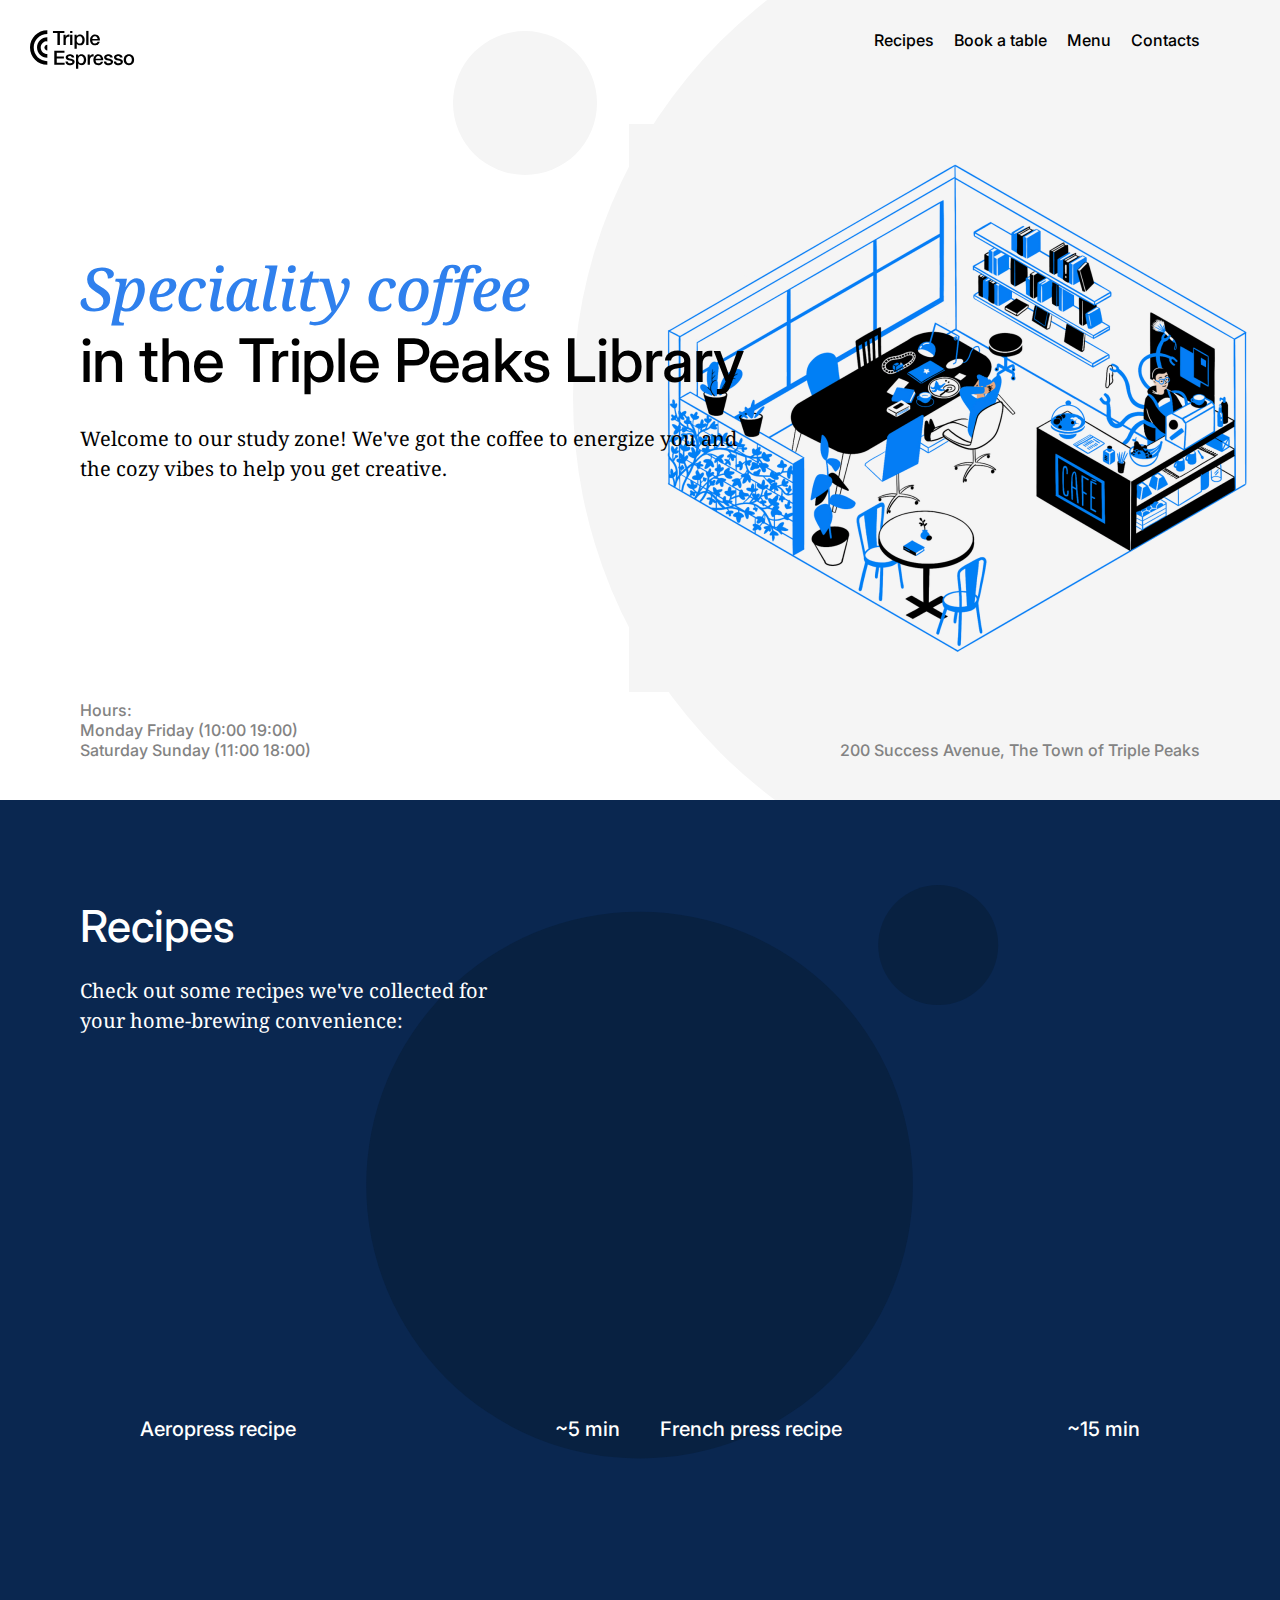
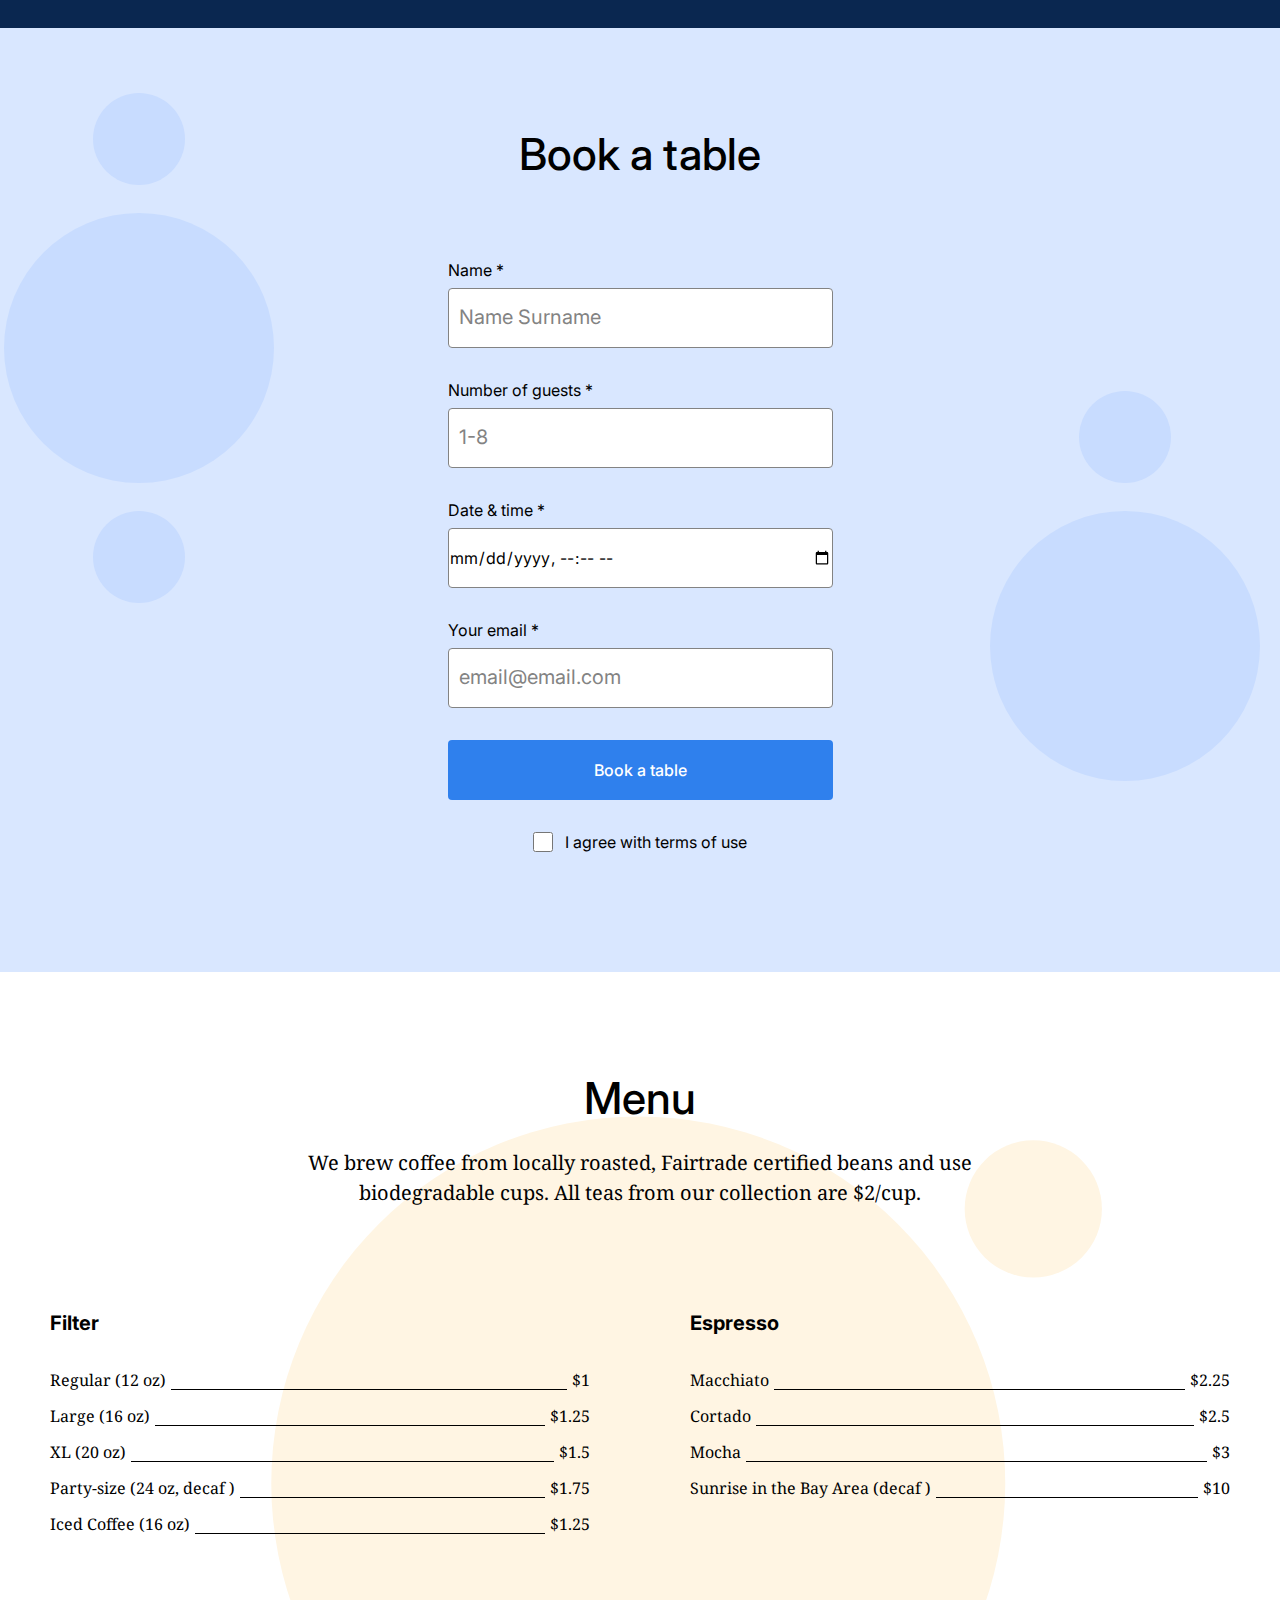
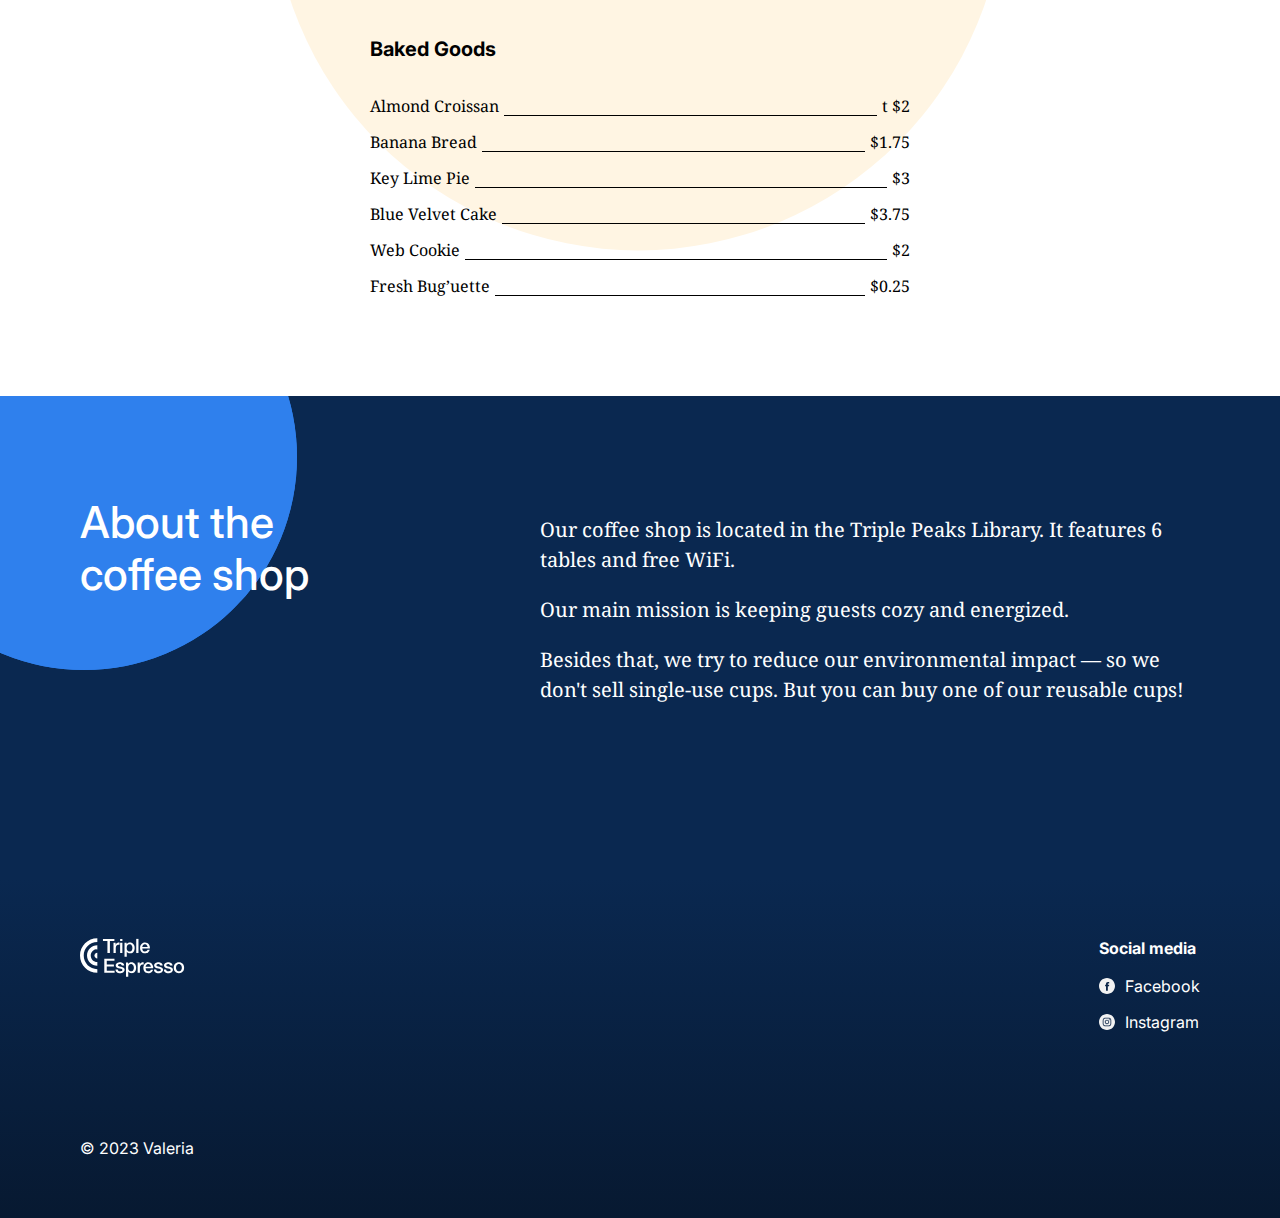
<file: index.html>
<!DOCTYPE html>
 <html lang="en">
   <head>
     <meta charset="UTF-8" />
     <meta name="viewport" content="width=device-width, initial-scale=1.0" />
     <meta name="description" content="valeria's Portfolio">
     <meta name="keywords" content="coffee, library, triple peaks">
     <meta name= "author" content="Valeria">
     <title>Coffee Shop</title>
     <link rel="shortcut icon" href="favicon.ico" />
     <link rel="stylesheet" href="./pages/index.css" />
     <link rel="preconnect" href="https://fonts.googleapis.com">
     <link rel="preconnect" href="https://fonts.gstatic.com" crossorigin>
     <link href="https://fonts.googleapis.com/css2?family=Inter:wght@400;500;700&family=Noto+Serif:ital@0;1&display=swap" rel="stylesheet">
   </head>

      <body>
         <div class="page">
            <header class="header">
              <nav class="nav">
                <img src="./images/logo_coffeeshop_dark.svg" alt="Coffeeshop logo" class="nav__logo"/>

               <ul class="nav__links">
                <li><a href="#recipes" class="nav__link">Recipes</a></li>
                <li><a href="#book" class="nav__link">Book a table</a></li>
                <li><a href="#menu" class="nav__link">Menu</a></li>
                <li><a href="#contacts" class="nav__link">Contacts</a></li>
               </ul>
             </nav>
             <h1 class="header__title">
              <span class="header__span-accent">Speciality coffee</span> in the Triple Peaks Library</h1>
             <p class="header__description">Welcome to our study zone! We've got the coffee to energize you
              and the cozy vibes to help you get creative.</p>
              <img src="./images/inside_coffee_shop.png" alt="header image" class="header__image">
              <div class="header__footer">
                <div>
                <p class="header__paragraph">Hours:</p>
                <p class="header__paragraph">Monday Friday (10:00 19:00)</p>
                <p class="header__paragraph">Saturday Sunday (11:00 18:00)</p>
               </div>
                <p class="header__paragraph">200 Success Avenue, The Town of Triple Peaks</p>
              </div>
            </header>
               <main class="content">
                  <section class="recipes" id="recipes">
                    <h2 class="recipes__title">Recipes</h2>
                    <p class="recipes__subtitle">Check out some recipes we've collected for
                      your home-brewing convenience:</p>
                      <div class="recipes__videos">
                       <div>
                        <iframe class="recipes__iframe" src="https://www.youtube.com/embed/j6VlT_jUVPc?si=Yw-qBEPPfy2VGCUt" title="YouTube video player" allow="accelerometer; autoplay; clipboard-write; encrypted-media; gyroscope; picture-in-picture; web-share" allowfullscreen></iframe>
                        <p class="recipes__video-caption"><span>Aeropress recipe</span> ~5 min</p>
                        </div>
                        <div>
                        <iframe class="recipes__iframe" src="https://www.youtube.com/embed/st571DYYTR8?si=sbAwTHI4bt5XSup1" title="YouTube video player" allow="accelerometer; autoplay; clipboard-write; encrypted-media; gyroscope; picture-in-picture; web-share" allowfullscreen></iframe>
                        <p class="recipes__video-caption"><span>French press recipe</span> ~15 min</p>
                       </div>
                      </div>
                  </section>
                  <section class="reservation" id="book">
                    <h2 class="reservation__title">Book a table </h2>
                     <form class="reservation__form form">
                     <fieldset class="form__fieldset">
                     <label for="name" class="form__label">Name *
                      <input
                      type="text"
                      class="form__input"
                      id="name"
                      name="name"
                      placeholder="Name Surname"
                      required
                      />
                     </label>
                     <label for="numer-of-guest" class="form__label">Number of guests *
                      <input type="number" class="form__input"
                      id="numer-of-guest"
                      name="number of guests"
                      placeholder="1-8"
                      required />
                     </label>
                     <label for="date&time" class="form__label">Date & time *
                      <input type="datetime-local" class="form__input" id="date&time">
                     </label>
                     <label for="your-email" class="form__label">Your email *
                     <input
                      type="email"
                      class="form__input"
                      id="your-email"
                      name="your email"
                      placeholder="email@email.com"
                      required
                      />
                      </label>
                     </fieldset>
                     <button type="submit" class="form__button">Book a table</button>
                      <label for="terms" class="form__label form__label_type_checkbox">
                      <input type="checkbox" class="form__checkbox" id="terms">I agree with terms of use
                      </label>
                     </form>
                     </section>


                   <section class="menu" id="menu">
                    <h2 class="menu__title">Menu</h2>
                    <p class="menu__subtitle">We brew coffee from locally roasted, Fairtrade certified beans and use biodegradable cups. All teas from our collection are $2/cup.</p>
                    <ul class="menu__cards">
                      <li class="card">
                        <h3 class="card__title">Filter</h3>
                        <ul class="card__list">
                          <li class="card__list-item">Regular (12 oz)<span class="card__list-divider"></span> $1</li>
                          <li class="card__list-item">Large (16 oz)<span class="card__list-divider"></span> $1.25</li>
                          <li class="card__list-item">XL (20 oz)<span class="card__list-divider"></span> $1.5</li>
                          <li class="card__list-item">Party-size (24 oz, decaf )<span class="card__list-divider"></span> $1.75</li>
                          <li class="card__list-item">Iced Coffee (16 oz)<span class="card__list-divider"></span> $1.25</li>
                        </ul>
                      </li>
                      <li class="card">
                        <h3 class="card__title">Espresso</h3>
                        <ul class="card__list">
                          <li class="card__list-item">Macchiato<span class="card__list-divider"></span> $2.25</li>
                          <li class="card__list-item">Cortado<span class="card__list-divider"></span> $2.5</li>
                          <li class="card__list-item">Mocha<span class="card__list-divider"></span> $3</li>
                          <li class="card__list-item">Sunrise in the Bay Area (decaf )<span class="card__list-divider"></span> $10</li>
                        </ul>
                      </li>
                      <li class="card">
                        <h3 class="card__title">Baked Goods</h3>
                        <ul class="card__list">
                          <li class="card__list-item">Almond Croissan<span class="card__list-divider"></span>t $2</li>
                          <li class="card__list-item">Banana Bread<span class="card__list-divider"></span> $1.75</li>
                          <li class="card__list-item">Key Lime Pie<span class="card__list-divider"></span> $3</li>
                          <li class="card__list-item">Blue Velvet Cake<span class="card__list-divider"></span> $3.75</li>
                          <li class="card__list-item">Web Cookie<span class="card__list-divider"></span> $2</li>
                          <li class="card__list-item">Fresh Bug’uette<span class="card__list-divider"></span> $0.25</li>
                        </ul>
                      </li>
                     </ul>
                   </section>
                     <section class="about">
                         <h2 class="about__title">About the coffee shop</h2>
                          <div class="about__content">
                            <p class="about__paragraph">Our coffee shop is located in the Triple Peaks Library. It features 6
                            tables and free WiFi.</p>
                             <p class="about__paragraph">Our main mission is keeping guests cozy and energized.</p>
                             <p class="about__paragraph">Besides that, we try to reduce our environmental impact — so we don't sell single-use cups. But you can buy one of our reusable cups!</p>
                          </div>
                         <div class="about__circle"></div>
                         <div class="about__circle about__circle_animation_blurred"></div>
                   </section>
           </main>

           <footer class="footer">
           <div class="footer__columns">
            <div class="footer__social">
            <img
              src="./images/logo_coffeeshop_light.svg"
              alt="TripleTen logo"
              class="footer__logo"
            />
           </div>

           <div class="footer__social ">
            <h3 class="footer__social-heading" id="contacts">Social media</h3>
            <ul class="footer__list">
              <li class="footer__list-item">
                <a href="#" class="footer__social-link">
                  <img
                    src="./images/facebook_white.svg"
                    alt="Facebook logo"
                    class="footer__social-icon"
                  />
                  Facebook</a
                >
              </li>
              <li class="footer__list-item">
                <a href="#" class="footer__social-link">
                  <img
                    src="./images/instagram_white.svg"
                    alt="Instagram logo"
                    class="footer__social-icon"
                  />
                  Instagram</a
                >
              </li>
             </ul>
           </div>
            </div>
             <p class="footer__copyright">&copy; 2023 Valeria</p>
              </footer>

        </div>
        </body>
  </html>
</file>
<file: pages/index.css>
@import url(../vendor/normalize.css);
@import url(../blocks/page.css);
@import url(../blocks/header.css);
@import url(../blocks/nav.css);
@import url(../blocks/recipes.css);
@import url(../blocks/reservation.css);
@import url(../blocks/form.css);
@import url(../blocks/menu.css);
@import url(../blocks/card.css);
@import url(../blocks/about.css);
@import url(../blocks/footer.css);
</file>
